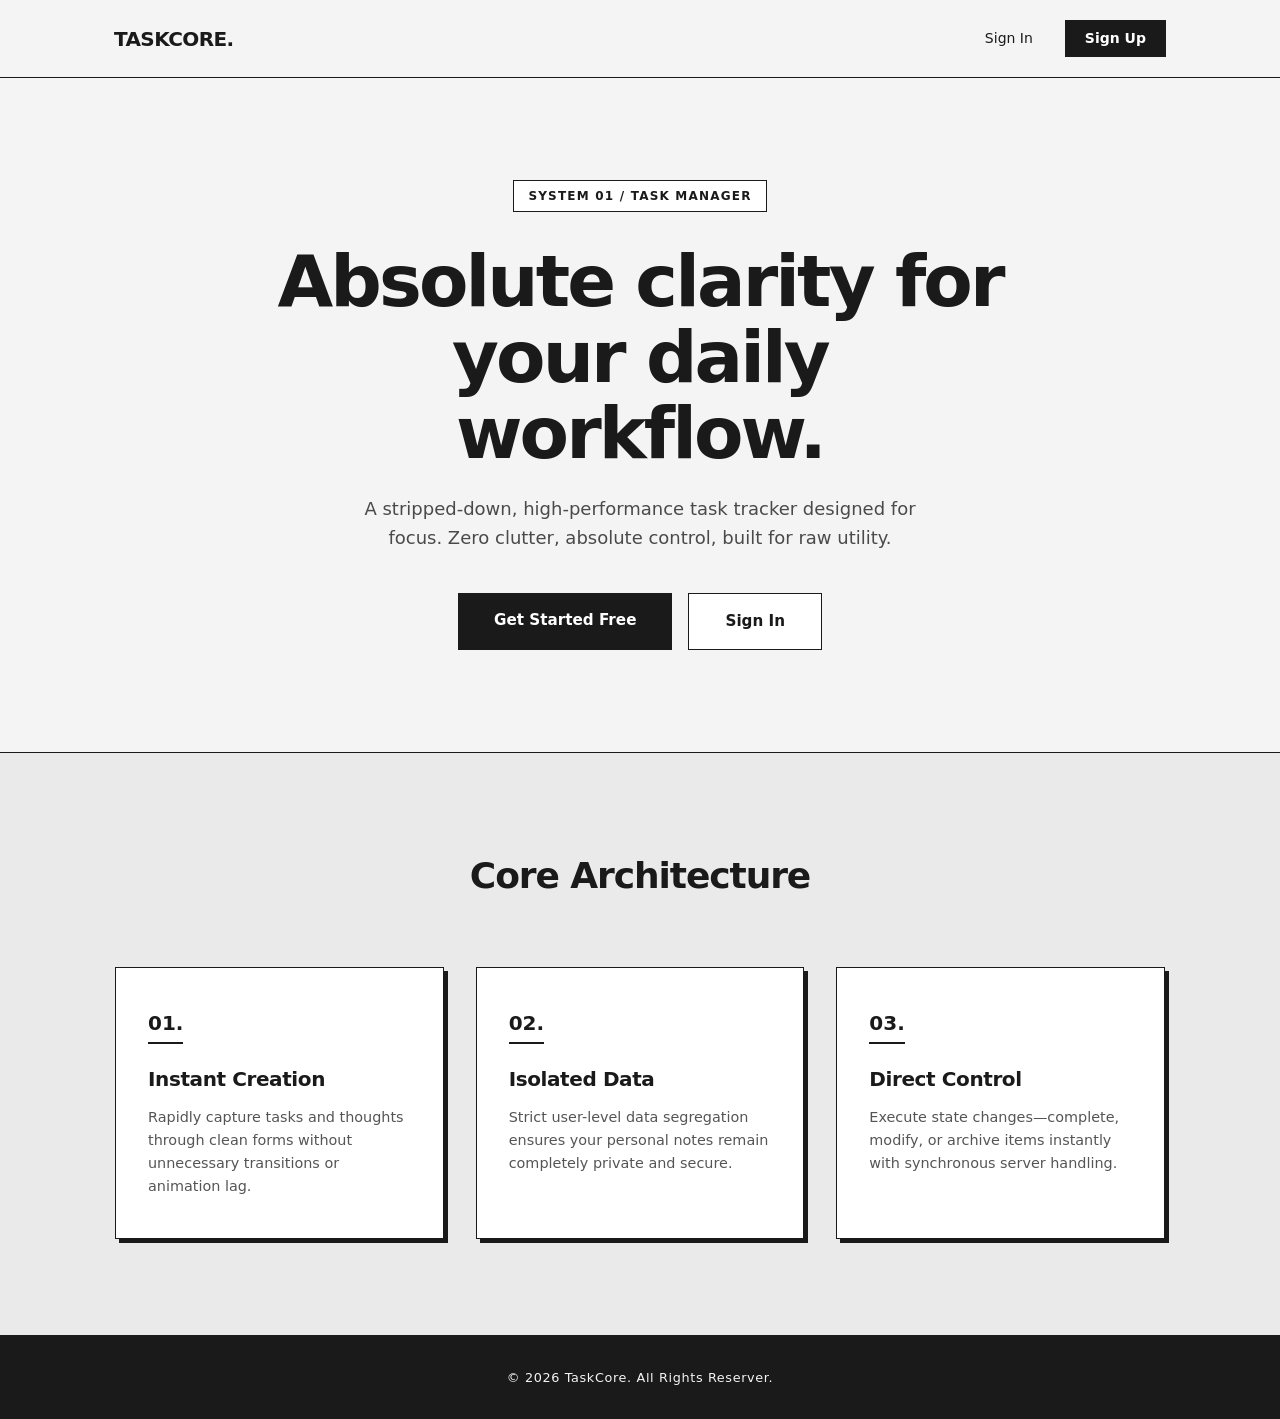
<file: index.html>
<!DOCTYPE html>
<html lang="en">

<head>
    <meta charset="UTF-8">
    <meta name="viewport" content="width=device-width, initial-scale=1.0">
    <title>TaskCore - Minimal Task Management</title>
    <link rel="stylesheet" href="css/index.css">
</head>

<body>

    <header>
        <div class="nav-container">
            <a href="#" class="logo">TaskCore.</a>

            <nav class="nav-links">
                <a href="signin.html">Sign In</a>
                <a href="signup.html" class="btn-black-sm">Sign Up</a>
            </nav>

            <button class="menu-btn" id="menu-btn">
                <svg width="24" height="24" fill="none" stroke="currentColor" stroke-width="2.5" viewBox="0 0 24 24">
                    <path stroke-linecap="round" stroke-linejoin="round" d="M4 6h16M4 12h16M4 18h16"></path>
                </svg>
            </button>
        </div>

        <div class="mobile-menu" id="mobile-menu">
            <a href="signin.html" style="font-weight: 600;">Sign In</a>
            <a href="signup.html" class="btn-black-sm" style="text-align: center;">Sign Up</a>
        </div>
    </header>

    <main>
        <section class="hero">
            <div class="hero-content">
                <span class="badge">System 01 / Task Manager</span>
                <h1>Absolute clarity for your daily workflow.</h1>
                <p>A stripped-down, high-performance task tracker designed for focus. Zero clutter, absolute control,
                    built for raw utility.</p>
                <div class="hero-actions">
                    <a href="signup.html" class="btn-main">Get Started Free</a>
                    <a href="signin.html" class="btn-secondary">Sign In</a>
                </div>
            </div>
        </section>

        <section class="features">
            <div class="features-container">
                <h2>Core Architecture</h2>
                <div class="grid">
                    <div class="card">
                        <div class="card-icon">01.</div>
                        <h3>Instant Creation</h3>
                        <p>Rapidly capture tasks and thoughts through clean forms without unnecessary transitions or
                            animation lag.</p>
                    </div>
                    <div class="card">
                        <div class="card-icon">02.</div>
                        <h3>Isolated Data</h3>
                        <p>Strict user-level data segregation ensures your personal notes remain completely private and
                            secure.</p>
                    </div>
                    <div class="card">
                        <div class="card-icon">03.</div>
                        <h3>Direct Control</h3>
                        <p>Execute state changes—complete, modify, or archive items instantly with synchronous server
                            handling.</p>
                    </div>
                </div>
            </div>
        </section>
    </main>

    <footer>
        &copy; 2026 TaskCore. All Rights Reserver.
    </footer>

    <script src="js/index.js"></script>
</body>

</html>
</file>
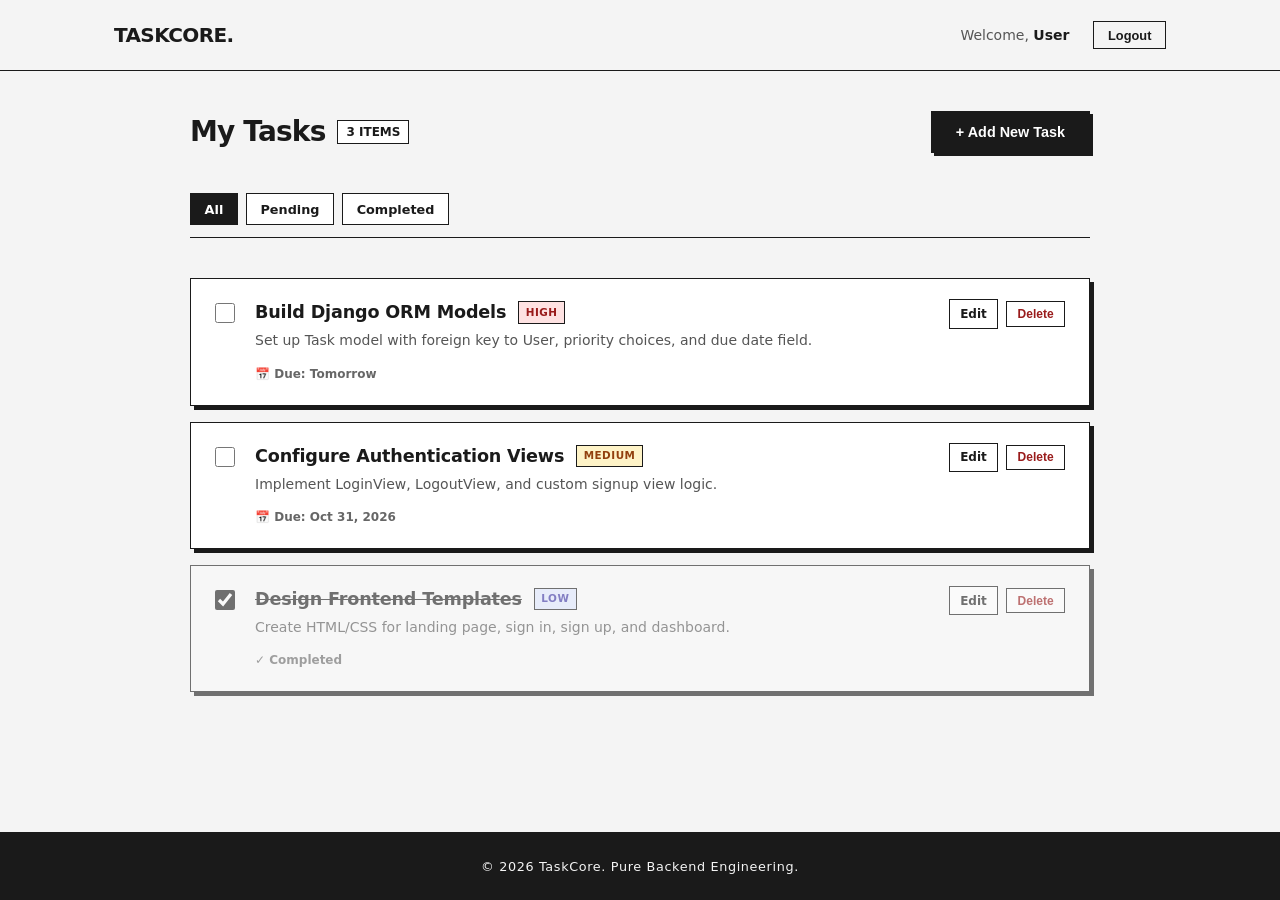
<file: dashboard.html>
<!DOCTYPE html>
<html lang="en">

<head>
    <meta charset="UTF-8">
    <meta name="viewport" content="width=device-width, initial-scale=1.0">
    <title>TaskCore - Dashboard</title>
    <link rel="stylesheet" href="css/dashboard.css">
</head>

<body>

    <header>
        <div class="nav-container">
            <a href="dashboard.html" class="logo">TaskCore.</a>
            <div class="user-controls">
                <span class="user-greeting">Welcome, <strong>User</strong></span>
                <form action="" method="POST" class="logout-form">
                    <button type="submit" class="btn-logout">Logout</button>
                </form>
            </div>
        </div>
    </header>

    <main>
        <div class="dashboard-container">

            <section class="dashboard-action-bar">
                <div class="list-title">
                    <h3>My Tasks</h3>
                    <span class="task-count">3 items</span>
                </div>
                <button id="openModalBtn" class="btn-open-modal">+ Add New Task</button>
            </section>

            <section class="list-header">
                <div class="filter-controls">
                    <a href="?filter=all" class="filter-btn active">All</a>
                    <a href="?filter=pending" class="filter-btn">Pending</a>
                    <a href="?filter=completed" class="filter-btn">Completed</a>
                </div>
            </section>

            <section class="task-list">

                <div class="task-card">
                    <div class="task-status">
                        <form action="" method="POST" class="checkbox-form">
                            <input type="checkbox" id="task-1" onchange="this.form.submit()">
                            <label for="task-1" class="custom-checkbox"></label>
                        </form>
                    </div>

                    <div class="task-details">
                        <div class="task-header-row">
                            <h4 class="task-title">Build Django ORM Models</h4>
                            <span class="priority-badge priority-high">High</span>
                        </div>
                        <p class="task-desc">Set up Task model with foreign key to User, priority choices, and due date
                            field.</p>
                        <div class="task-meta">
                            <span class="due-tag">📅 Due: Tomorrow</span>
                        </div>
                    </div>

                    <div class="task-actions">
                        <a href="#" class="btn-action edit">Edit</a>
                        <form action="" method="POST" class="inline-form">
                            <button type="submit" class="btn-action delete">Delete</button>
                        </form>
                    </div>
                </div>

                <div class="task-card">
                    <div class="task-status">
                        <form action="" method="POST" class="checkbox-form">
                            <input type="checkbox" id="task-2" onchange="this.form.submit()">
                            <label for="task-2" class="custom-checkbox"></label>
                        </form>
                    </div>

                    <div class="task-details">
                        <div class="task-header-row">
                            <h4 class="task-title">Configure Authentication Views</h4>
                            <span class="priority-badge priority-medium">Medium</span>
                        </div>
                        <p class="task-desc">Implement LoginView, LogoutView, and custom signup view logic.</p>
                        <div class="task-meta">
                            <span class="due-tag">📅 Due: Oct 31, 2026</span>
                        </div>
                    </div>

                    <div class="task-actions">
                        <a href="#" class="btn-action edit">Edit</a>
                        <form action="" method="POST" class="inline-form">
                            <button type="submit" class="btn-action delete">Delete</button>
                        </form>
                    </div>
                </div>

                <div class="task-card completed">
                    <div class="task-status">
                        <form action="" method="POST" class="checkbox-form">
                            <input type="checkbox" id="task-3" checked onchange="this.form.submit()">
                            <label for="task-3" class="custom-checkbox"></label>
                        </form>
                    </div>

                    <div class="task-details">
                        <div class="task-header-row">
                            <h4 class="task-title">Design Frontend Templates</h4>
                            <span class="priority-badge priority-low">Low</span>
                        </div>
                        <p class="task-desc">Create HTML/CSS for landing page, sign in, sign up, and dashboard.</p>
                        <div class="task-meta">
                            <span class="due-tag">✓ Completed</span>
                        </div>
                    </div>

                    <div class="task-actions">
                        <a href="#" class="btn-action edit">Edit</a>
                        <form action="" method="POST" class="inline-form">
                            <button type="submit" class="btn-action delete">Delete</button>
                        </form>
                    </div>
                </div>

            </section>
        </div>
    </main>

    <div id="taskModal" class="modal-overlay">
        <div class="task-form-card">
            <div class="modal-header-row">
                <h2>Add New Task</h2>
                <button id="closeModalBtn" class="btn-close">&times;</button>
            </div>

            <form action="" method="POST" class="task-form">

                <div class="form-group">
                    <label for="title">Task Title</label>
                    <input type="text" id="title" name="title" placeholder="What needs to be done?" required>
                </div>

                <div class="form-row">
                    <div class="form-group flex-1">
                        <label for="priority">Priority</label>
                        <select id="priority" name="priority">
                            <option value="low">Low</option>
                            <option value="medium" selected>Medium</option>
                            <option value="high">High</option>
                        </select>
                    </div>

                    <div class="form-group flex-1">
                        <label for="due_date">Due Date</label>
                        <input type="date" id="due_date" name="due_date">
                    </div>
                </div>

                <div class="form-group">
                    <label for="description">Description (Optional)</label>
                    <textarea id="description" name="description" rows="3"
                        placeholder="Add additional details or notes..."></textarea>
                </div>

                <div class="form-action">
                    <button type="submit" class="btn-add-task">Create Task</button>
                </div>
            </form>
        </div>
    </div>

    <!-- Footer -->
    <footer>
        &copy; 2026 TaskCore. Pure Backend Engineering.
    </footer>

    <script src="js/dashboard.js"></script>

</body>

</html>
</file>
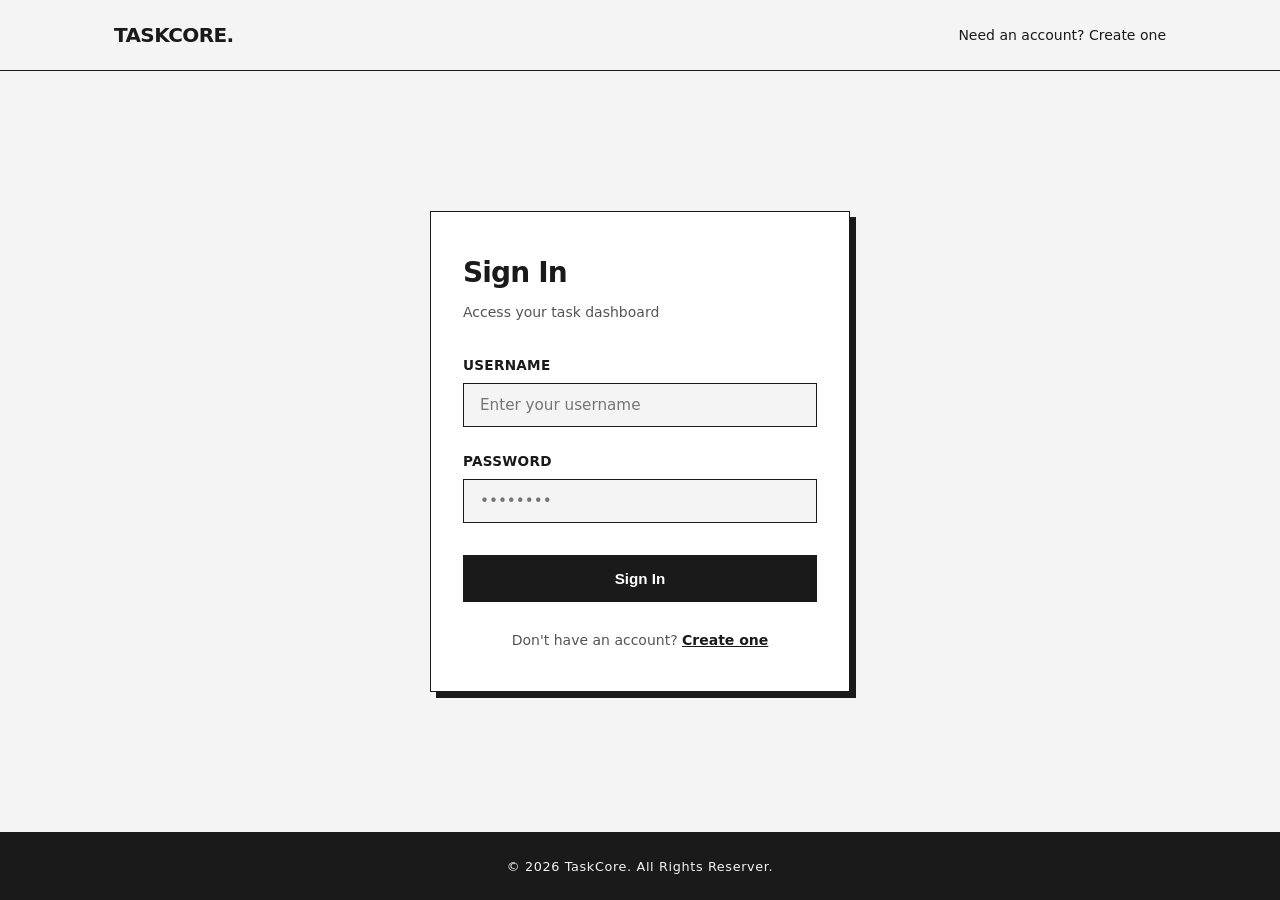
<file: signin.html>
<!DOCTYPE html>
<html lang="en">

<head>
    <meta charset="UTF-8">
    <meta name="viewport" content="width=device-width, initial-scale=1.0">
    <title>TaskCore - Sign In</title>
    <link rel="stylesheet" href="css/signin.css">
</head>

<body>

    <header>
        <div class="nav-container">
            <a href="index.html" class="logo">TaskCore.</a>
            <nav class="nav-links">
                <a href="signup.html">Need an account? Create one</a>
            </nav>
        </div>
    </header>

    <main>
        <div class="auth-card">
            <h1>Sign In</h1>
            <p class="subtitle">Access your task dashboard</p>

            <form action="" method="POST">

                <div class="form-group">
                    <label for="username">Username</label>
                    <input type="text" id="username" name="username" placeholder="Enter your username" required
                        autocomplete="username">
                </div>

                <div class="form-group">
                    <label for="password">Password</label>
                    <input type="password" id="password" name="password" placeholder="••••••••" required
                        autocomplete="current-password">
                </div>

                <button type="submit" class="btn-submit">Sign In</button>
            </form>

            <div class="auth-footer">
                Don't have an account? <a href="signup.html">Create one</a>
            </div>
        </div>
    </main>

    <footer>
        &copy; 2026 TaskCore. All Rights Reserver.
    </footer>

</body>

</html>
</file>
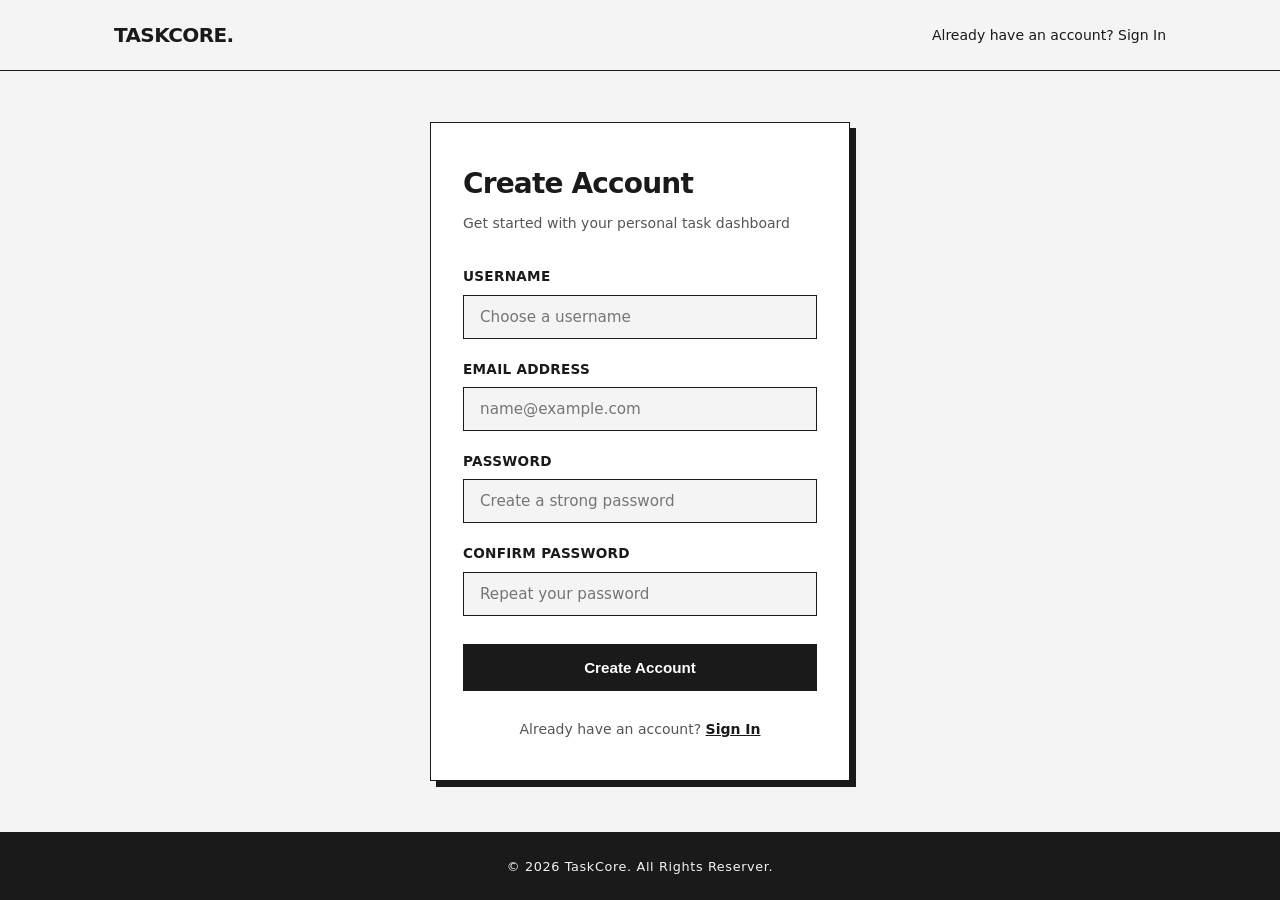
<file: signup.html>
<!DOCTYPE html>
<html lang="en">

<head>
    <meta charset="UTF-8">
    <meta name="viewport" content="width=device-width, initial-scale=1.0">
    <title>TaskCore - Create Account</title>
    <link rel="stylesheet" href="css/signup.css">
</head>

<body>

    <header>
        <div class="nav-container">
            <a href="index.html" class="logo">TaskCore.</a>
            <nav class="nav-links">
                <a href="signin.html">Already have an account? Sign In</a>
            </nav>
        </div>
    </header>

    <main>
        <div class="auth-card">
            <h1>Create Account</h1>
            <p class="subtitle">Get started with your personal task dashboard</p>

            <form action="" method="POST">

                <div class="form-group">
                    <label for="username">Username</label>
                    <input type="text" id="username" name="username" placeholder="Choose a username" required
                        autocomplete="username">
                </div>

                <div class="form-group">
                    <label for="email">Email Address</label>
                    <input type="email" id="email" name="email" placeholder="name@example.com" required
                        autocomplete="email">
                </div>

                <div class="form-group">
                    <label for="password">Password</label>
                    <input type="password" id="password" name="password1" placeholder="Create a strong password"
                        required autocomplete="new-password">
                </div>

                <div class="form-group">
                    <label for="confirm-password">Confirm Password</label>
                    <input type="password" id="confirm-password" name="password2" placeholder="Repeat your password"
                        required autocomplete="new-password">
                </div>

                <button type="submit" class="btn-submit">Create Account</button>
            </form>

            <div class="auth-footer">
                Already have an account? <a href="signin.html">Sign In</a>
            </div>
        </div>
    </main>

    <footer>
        &copy; 2026 TaskCore. All Rights Reserver.
    </footer>

</body>

</html>
</file>
<file: css/index.css>
* {
    margin: 0;
    padding: 0;
    box-sizing: border-box;
}

body {
    font-family: system-ui, -apple-system, BlinkMacSystemFont, "Segoe UI", Roboto, sans-serif;
    background-color: #f4f4f4;
    color: #1a1a1a;
    display: flex;
    flex-direction: column;
    min-height: 100vh;
    line-height: 1.5;
}

a {
    text-decoration: none;
    color: inherit;
}

/* Header */
header {
    border-bottom: 1px solid #1a1a1a;
    background-color: #f4f4f4;
    position: sticky;
    top: 0;
    z-index: 50;
}

.nav-container {
    max-width: 1100px;
    margin: 0 auto;
    padding: 1.25rem 1.5rem;
    display: flex;
    align-items: center;
    justify-content: space-between;
}

.logo {
    font-size: 1.25rem;
    font-weight: 800;
    letter-spacing: -0.03em;
    text-transform: uppercase;
    color: #1a1a1a;
}

.nav-links {
    display: flex;
    align-items: center;
    gap: 2rem;
    font-size: 0.875rem;
    font-weight: 500;
}

.nav-links a:hover {
    text-decoration: underline;
}

.btn-black-sm {
    background-color: #1a1a1a;
    color: #ffffff;
    padding: 0.5rem 1.25rem;
    font-weight: 600;
    transition: background 0.2s;
}

.btn-black-sm:hover {
    background-color: #333333;
    text-decoration: none !important;
}

/* Mobile Menu Button */
.menu-btn {
    display: none;
    background: none;
    border: none;
    color: #1a1a1a;
    cursor: pointer;
}

.mobile-menu {
    display: none;
    flex-direction: column;
    gap: 1rem;
    padding: 1.5rem;
    border-top: 1px solid #1a1a1a;
    background-color: #f4f4f4;
}

/* Hero Section */
.hero {
    padding: 6rem 1.5rem;
    min-height: 75vh;
    display: flex;
    align-items: center;
    justify-content: center;
    text-align: center;
    border-bottom: 1px solid #1a1a1a;
    background-color: #f4f4f4;
}

.hero-content {
    max-width: 750px;
}

.badge {
    display: inline-block;
    color: #1a1a1a;
    font-size: 0.75rem;
    font-weight: 700;
    letter-spacing: 0.1em;
    text-transform: uppercase;
    border: 1px solid #1a1a1a;
    padding: 0.375rem 0.875rem;
    margin-bottom: 2rem;
    background-color: #ffffff;
}

.hero h1 {
    font-size: clamp(2.75rem, 6vw, 4.5rem);
    font-weight: 900;
    letter-spacing: -0.04em;
    margin-bottom: 1.5rem;
    line-height: 1.05;
    color: #1a1a1a;
}

.hero p {
    font-size: 1.125rem;
    color: #4a4a4a;
    margin-bottom: 2.5rem;
    line-height: 1.6;
    max-width: 600px;
    margin-left: auto;
    margin-right: auto;
}

.hero-actions {
    display: flex;
    flex-direction: column;
    gap: 1rem;
    justify-content: center;
}

.btn-main {
    padding: 1rem 2.25rem;
    background-color: #1a1a1a;
    color: #ffffff;
    font-weight: 600;
    font-size: 0.95rem;
    transition: background 0.2s;
}

.btn-main:hover {
    background-color: #333333;
}

.btn-secondary {
    padding: 1rem 2.25rem;
    background-color: #ffffff;
    color: #1a1a1a;
    font-weight: 600;
    font-size: 0.95rem;
    border: 1px solid #1a1a1a;
    transition: background 0.2s;
}

.btn-secondary:hover {
    background-color: #e5e5e5;
}

/* Features Section */
.features {
    padding: 6rem 1.5rem;
    background-color: #eaeaea;
}

.features-container {
    max-width: 1050px;
    margin: 0 auto;
}

.features h2 {
    text-align: center;
    font-size: 2.25rem;
    font-weight: 800;
    letter-spacing: -0.03em;
    margin-bottom: 4rem;
    color: #1a1a1a;
}

.grid {
    display: grid;
    grid-template-columns: 1fr;
    gap: 2rem;
}

.card {
    background-color: #ffffff;
    padding: 2.5rem 2rem;
    border: 1px solid #1a1a1a;
    box-shadow: 4px 4px 0px #1a1a1a;
    transition: transform 0.15s ease, box-shadow 0.15s ease;
}

.card:hover {
    transform: translate(-2px, -2px);
    box-shadow: 6px 6px 0px #1a1a1a;
}

.card-icon {
    font-size: 1.25rem;
    font-weight: 900;
    margin-bottom: 1.25rem;
    display: inline-block;
    border-bottom: 2px solid #1a1a1a;
    padding-bottom: 0.25rem;
    color: #1a1a1a;
}

.card h3 {
    font-size: 1.25rem;
    font-weight: 700;
    margin-bottom: 0.75rem;
    letter-spacing: -0.02em;
    color: #1a1a1a;
}

.card p {
    font-size: 0.9rem;
    color: #555555;
    line-height: 1.6;
}

/* Footer */
footer {
    border-top: 1px solid #1a1a1a;
    background-color: #1a1a1a;
    color: #f4f4f4;
    padding: 2rem 1.5rem;
    text-align: center;
    font-size: 0.8rem;
    letter-spacing: 0.05em;
}

/* Media Queries */
@media (min-width: 640px) {
    .hero-actions {
        flex-direction: row;
    }
}

@media (min-width: 768px) {
    .nav-links {
        display: flex;
    }

    .menu-btn {
        display: none;
    }

    .grid {
        grid-template-columns: repeat(3, 1fr);
    }
}

@media (max-width: 767px) {
    .nav-links {
        display: none;
    }

    .menu-btn {
        display: block;
    }

    .mobile-menu.active {
        display: flex;
    }
}
</file>
<file: css/dashboard.css>
* {
    margin: 0;
    padding: 0;
    box-sizing: border-box;
}

body {
    font-family: system-ui, -apple-system, BlinkMacSystemFont, "Segoe UI", Roboto, sans-serif;
    background-color: #f4f4f4;
    color: #1a1a1a;
    display: flex;
    flex-direction: column;
    min-height: 100vh;
    line-height: 1.5;
}

a {
    text-decoration: none;
    color: inherit;
}

/* Header */
header {
    border-bottom: 1px solid #1a1a1a;
    background-color: #f4f4f4;
    position: sticky;
    top: 0;
    z-index: 50;
}

.nav-container {
    max-width: 1100px;
    margin: 0 auto;
    padding: 1.25rem 1.5rem;
    display: flex;
    align-items: center;
    justify-content: space-between;
}

.logo {
    font-size: 1.25rem;
    font-weight: 800;
    letter-spacing: -0.03em;
    text-transform: uppercase;
    color: #1a1a1a;
}

.user-controls {
    display: flex;
    align-items: center;
    gap: 1.5rem;
    font-size: 0.875rem;
}

.user-greeting {
    color: #555555;
}

.user-greeting strong {
    color: #1a1a1a;
}

.logout-form {
    display: inline;
}

.btn-logout {
    background: none;
    border: 1px solid #1a1a1a;
    padding: 0.35rem 0.85rem;
    font-size: 0.8rem;
    font-weight: 700;
    cursor: pointer;
    color: #1a1a1a;
    transition: background-color 0.2s, color 0.2s;
}

.btn-logout:hover {
    background-color: #1a1a1a;
    color: #ffffff;
}

/* Main Layout */
main {
    flex: 1;
    padding: 2.5rem 1.5rem;
}

.dashboard-container {
    max-width: 900px;
    margin: 0 auto;
    display: flex;
    flex-direction: column;
    gap: 2.5rem;
}

/* Dashboard Action Bar & Modal Trigger */
.dashboard-action-bar {
    display: flex;
    align-items: center;
    justify-content: space-between;
    flex-wrap: wrap;
    gap: 1rem;
}

.dashboard-action-bar .list-title h3 {
    font-size: 1.75rem;
    font-weight: 800;
    letter-spacing: -0.03em;
}

.btn-open-modal {
    padding: 0.75rem 1.5rem;
    background-color: #1a1a1a;
    color: #ffffff;
    font-size: 0.9rem;
    font-weight: 700;
    border: 1px solid #1a1a1a;
    cursor: pointer;
    transition: background-color 0.2s;
    box-shadow: 3px 3px 0px #1a1a1a;
}

.btn-open-modal:hover {
    background-color: #333333;
    transform: translate(-1px, -1px);
    box-shadow: 4px 4px 0px #1a1a1a;
}

/* Modal Popup Overlay Styles */
.modal-overlay {
    position: fixed;
    top: 0;
    left: 0;
    width: 100%;
    height: 100%;
    background-color: rgba(26, 26, 26, 0.5);
    display: flex;
    align-items: center;
    justify-content: center;
    padding: 1.5rem;
    z-index: 100;
    
    opacity: 0;
    visibility: hidden;
    transition: opacity 0.2s ease, visibility 0.2s ease;
}

.modal-overlay.active {
    opacity: 1;
    visibility: visible;
}

.modal-overlay .task-form-card {
    background-color: #ffffff;
    border: 1px solid #1a1a1a;
    box-shadow: 6px 6px 0px #1a1a1a;
    padding: 2rem;
    width: 100%;
    max-width: 550px;
}

.modal-header-row {
    display: flex;
    align-items: center;
    justify-content: space-between;
    border-bottom: 1px solid #1a1a1a;
    padding-bottom: 0.75rem;
    margin-bottom: 1.5rem;
}

.modal-header-row h2 {
    font-size: 1.25rem;
    font-weight: 800;
    letter-spacing: -0.02em;
}

.btn-close {
    background: none;
    border: none;
    font-size: 1.5rem;
    font-weight: bold;
    cursor: pointer;
    color: #1a1a1a;
    line-height: 1;
}

.btn-close:hover {
    color: #555555;
}

/* Form Card */
.task-form-card {
    background-color: #ffffff;
    border: 1px solid #1a1a1a;
    box-shadow: 6px 6px 0px #1a1a1a;
    padding: 2rem;
}

.task-form-card h2 {
    font-size: 1.25rem;
    font-weight: 800;
    letter-spacing: -0.02em;
    margin-bottom: 1.5rem;
    border-bottom: 1px solid #1a1a1a;
    padding-bottom: 0.5rem;
}

.task-form {
    display: flex;
    flex-direction: column;
    gap: 1.25rem;
}

.form-row {
    display: flex;
    gap: 1rem;
    flex-wrap: wrap;
}

.flex-1 {
    flex: 1;
    min-width: 150px;
}

.flex-2 {
    flex: 2;
    min-width: 220px;
}

.form-group {
    display: flex;
    flex-direction: column;
    gap: 0.5rem;
}

.form-group label {
    font-size: 0.8rem;
    font-weight: 700;
    letter-spacing: 0.02em;
    text-transform: uppercase;
    align-self: flex-start;
}

.form-group input[type="text"],
.form-group input[type="date"],
.form-group select,
.form-group textarea {
    width: 100%;
    padding: 0.65rem 0.85rem;
    font-size: 0.9rem;
    font-family: inherit;
    background-color: #f4f4f4;
    border: 1px solid #1a1a1a;
    color: #1a1a1a;
    outline: none;
}

.form-group input:focus,
.form-group select:focus,
.form-group textarea:focus {
    background-color: #ffffff;
    border-width: 2px;
}

.form-action {
    display: flex;
    justify-content: flex-end;
}

.btn-add-task {
    padding: 0.75rem 1.75rem;
    background-color: #1a1a1a;
    color: #ffffff;
    font-size: 0.875rem;
    font-weight: 700;
    border: 1px solid #1a1a1a;
    cursor: pointer;
    transition: background-color 0.2s;
}

.btn-add-task:hover {
    background-color: #333333;
}

/* List Controls & Filter Header */
.list-header {
    display: flex;
    align-items: center;
    justify-content: space-between;
    border-bottom: 1px solid #1a1a1a;
    padding-bottom: 0.75rem;
    flex-wrap: wrap;
    gap: 1rem;
}

.list-title {
    display: flex;
    align-items: center;
    gap: 0.75rem;
}

.list-title h3 {
    font-size: 1.5rem;
    font-weight: 800;
    letter-spacing: -0.03em;
}

.task-count {
    font-size: 0.75rem;
    font-weight: 700;
    text-transform: uppercase;
    border: 1px solid #1a1a1a;
    padding: 0.15rem 0.5rem;
    background-color: #ffffff;
}

.filter-controls {
    display: flex;
    gap: 0.5rem;
}

.filter-btn {
    font-size: 0.8rem;
    font-weight: 700;
    padding: 0.35rem 0.85rem;
    border: 1px solid #1a1a1a;
    background-color: #ffffff;
    transition: all 0.2s;
}

.filter-btn:hover,
.filter-btn.active {
    background-color: #1a1a1a;
    color: #ffffff;
}

/* Task List Items */
.task-list {
    display: flex;
    flex-direction: column;
    gap: 1rem;
}

.task-card {
    background-color: #ffffff;
    border: 1px solid #1a1a1a;
    box-shadow: 4px 4px 0px #1a1a1a;
    padding: 1.25rem 1.5rem;
    display: flex;
    align-items: flex-start;
    gap: 1.25rem;
    transition: transform 0.15s ease, box-shadow 0.15s ease;
}

.task-card:hover {
    transform: translate(-1px, -1px);
    box-shadow: 5px 5px 0px #1a1a1a;
}

/* Checkbox Styling */
.checkbox-form {
    display: flex;
    align-items: center;
    padding-top: 0.25rem;
}

.checkbox-form input[type="checkbox"] {
    width: 1.25rem;
    height: 1.25rem;
    accent-color: #1a1a1a;
    cursor: pointer;
}

/* Details Section */
.task-details {
    flex: 1;
    display: flex;
    flex-direction: column;
    gap: 0.35rem;
}

.task-header-row {
    display: flex;
    align-items: center;
    gap: 0.75rem;
}

.task-title {
    font-size: 1.1rem;
    font-weight: 700;
    letter-spacing: -0.01em;
}

.priority-badge {
    font-size: 0.65rem;
    font-weight: 800;
    text-transform: uppercase;
    letter-spacing: 0.05em;
    padding: 0.15rem 0.4rem;
    border: 1px solid #1a1a1a;
}

.priority-high {
    background-color: #fee2e2;
    color: #991b1b;
}

.priority-medium {
    background-color: #fef3c7;
    color: #92400e;
}

.priority-low {
    background-color: #e0e7ff;
    color: #3730a3;
}

.task-desc {
    font-size: 0.875rem;
    color: #555555;
    line-height: 1.4;
}

.task-meta {
    margin-top: 0.25rem;
}

.due-tag {
    font-size: 0.75rem;
    font-weight: 600;
    color: #666666;
}

/* Completed Task Styling */
.task-card.completed {
    opacity: 0.6;
    background-color: #fafafa;
}

.task-card.completed .task-title {
    text-decoration: line-through;
}

/* Actions */
.task-actions {
    display: flex;
    align-items: center;
    gap: 0.5rem;
}

.inline-form {
    display: inline;
}

.btn-action {
    font-size: 0.75rem;
    font-weight: 700;
    padding: 0.3rem 0.65rem;
    border: 1px solid #1a1a1a;
    background-color: #ffffff;
    cursor: pointer;
    transition: background 0.2s;
}

.btn-action.edit:hover {
    background-color: #e5e5e5;
}

.btn-action.delete {
    color: #991b1b;
}

.btn-action.delete:hover {
    background-color: #fee2e2;
}

/* Empty State */
.empty-state {
    background-color: #ffffff;
    border: 1px dashed #1a1a1a;
    padding: 3rem 1.5rem;
    text-align: center;
    color: #666666;
    font-size: 0.9rem;
    font-weight: 600;
}

/* Footer */
footer {
    border-top: 1px solid #1a1a1a;
    background-color: #1a1a1a;
    color: #f4f4f4;
    padding: 1.5rem;
    text-align: center;
    font-size: 0.8rem;
    letter-spacing: 0.05em;
}

/* Mobile Responsiveness */
@media (max-width: 600px) {
    .task-card {
        flex-direction: column;
        gap: 0.75rem;
    }

    .task-actions {
        width: 100%;
        justify-content: flex-end;
        border-top: 1px solid #eaeaea;
        padding-top: 0.5rem;
    }
}
</file>
<file: css/signin.css>
* {
    margin: 0;
    padding: 0;
    box-sizing: border-box;
}

body {
    font-family: system-ui, -apple-system, BlinkMacSystemFont, "Segoe UI", Roboto, sans-serif;
    background-color: #f4f4f4;
    color: #1a1a1a;
    display: flex;
    flex-direction: column;
    min-height: 100vh;
    line-height: 1.5;
}

a {
    text-decoration: none;
    color: inherit;
}

/* Header */
header {
    border-bottom: 1px solid #1a1a1a;
    background-color: #f4f4f4;
}

.nav-container {
    max-width: 1100px;
    margin: 0 auto;
    padding: 1.25rem 1.5rem;
    display: flex;
    align-items: center;
    justify-content: space-between;
}

.logo {
    font-size: 1.25rem;
    font-weight: 800;
    letter-spacing: -0.03em;
    text-transform: uppercase;
    color: #1a1a1a;
}

.nav-links {
    font-size: 0.875rem;
    font-weight: 500;
}

.nav-links a:hover {
    text-decoration: underline;
}

/* Auth Main Wrapper */
main {
    flex: 1;
    display: flex;
    align-items: center;
    justify-content: center;
    padding: 3rem 1.5rem;
}

/* Form Card */
.auth-card {
    background-color: #ffffff;
    width: 100%;
    max-width: 420px;
    padding: 2.5rem 2rem;
    border: 1px solid #1a1a1a;
    box-shadow: 6px 6px 0px #1a1a1a;
}

.auth-card h1 {
    font-size: 1.75rem;
    font-weight: 800;
    letter-spacing: -0.03em;
    margin-bottom: 0.5rem;
}

.auth-card p.subtitle {
    font-size: 0.875rem;
    color: #555555;
    margin-bottom: 2rem;
}

/* Error Message Box (for Django messages/errors) */
.error-box {
    background-color: #fef2f2;
    border: 1px solid #1a1a1a;
    color: #991b1b;
    padding: 0.75rem 1rem;
    font-size: 0.85rem;
    font-weight: 600;
    margin-bottom: 1.5rem;
}

/* Form Elements */
.form-group {
    margin-bottom: 1.5rem;
    display: flex;
    flex-direction: column;
    gap: 0.5rem;
}

.form-group label {
    font-size: 0.85rem;
    font-weight: 700;
    letter-spacing: 0.02em;
    text-transform: uppercase;
    width: fit-content;
}

.form-group input {
    width: 100%;
    padding: 0.75rem 1rem;
    font-size: 0.95rem;
    font-family: inherit;
    background-color: #f4f4f4;
    border: 1px solid #1a1a1a;
    color: #1a1a1a;
    outline: none;
    transition: border-color 0.2s, background-color 0.2s;
}

.form-group input:focus {
    background-color: #ffffff;
    border-width: 2px;
}

/* Submit Button */
.btn-submit {
    width: 100%;
    padding: 0.875rem 1.5rem;
    background-color: #1a1a1a;
    color: #ffffff;
    font-size: 0.95rem;
    font-weight: 700;
    border: 1px solid #1a1a1a;
    cursor: pointer;
    transition: background-color 0.2s;
    margin-top: 0.5rem;
}

.btn-submit:hover {
    background-color: #333333;
}

/* Footer Text */
.auth-footer {
    margin-top: 1.75rem;
    text-align: center;
    font-size: 0.875rem;
    color: #555555;
}

.auth-footer a {
    font-weight: 700;
    color: #1a1a1a;
    text-decoration: underline;
}

/* Footer */
footer {
    border-top: 1px solid #1a1a1a;
    background-color: #1a1a1a;
    color: #f4f4f4;
    padding: 1.5rem;
    text-align: center;
    font-size: 0.8rem;
    letter-spacing: 0.05em;
}
</file>
<file: css/signup.css>
* {
    margin: 0;
    padding: 0;
    box-sizing: border-box;
}

body {
    font-family: system-ui, -apple-system, BlinkMacSystemFont, "Segoe UI", Roboto, sans-serif;
    background-color: #f4f4f4;
    color: #1a1a1a;
    display: flex;
    flex-direction: column;
    min-height: 100vh;
    line-height: 1.5;
}

a {
    text-decoration: none;
    color: inherit;
}

/* Header */
header {
    border-bottom: 1px solid #1a1a1a;
    background-color: #f4f4f4;
}

.nav-container {
    max-width: 1100px;
    margin: 0 auto;
    padding: 1.25rem 1.5rem;
    display: flex;
    align-items: center;
    justify-content: space-between;
}

.logo {
    font-size: 1.25rem;
    font-weight: 800;
    letter-spacing: -0.03em;
    text-transform: uppercase;
    color: #1a1a1a;
}

.nav-links {
    font-size: 0.875rem;
    font-weight: 500;
}

.nav-links a:hover {
    text-decoration: underline;
}

/* Auth Main Wrapper */
main {
    flex: 1;
    display: flex;
    align-items: center;
    justify-content: center;
    padding: 3rem 1.5rem;
}

/* Form Card */
.auth-card {
    background-color: #ffffff;
    width: 100%;
    max-width: 420px;
    padding: 2.5rem 2rem;
    border: 1px solid #1a1a1a;
    box-shadow: 6px 6px 0px #1a1a1a;
}

.auth-card h1 {
    font-size: 1.75rem;
    font-weight: 800;
    letter-spacing: -0.03em;
    margin-bottom: 0.5rem;
}

.auth-card p.subtitle {
    font-size: 0.875rem;
    color: #555555;
    margin-bottom: 2rem;
}

/* Error Message Box (for Django messages/form errors) */
.error-box {
    background-color: #fef2f2;
    border: 1px solid #1a1a1a;
    color: #991b1b;
    padding: 0.75rem 1rem;
    font-size: 0.85rem;
    font-weight: 600;
    margin-bottom: 1.5rem;
}

/* Form Elements */
.form-group {
    margin-bottom: 1.25rem;
    display: flex;
    flex-direction: column;
    gap: 0.5rem;
}

.form-group label {
    font-size: 0.85rem;
    font-weight: 700;
    letter-spacing: 0.02em;
    text-transform: uppercase;
    align-self: flex-start;
    /* Restricts label width to text length */
}

.form-group input {
    width: 100%;
    padding: 0.75rem 1rem;
    font-size: 0.95rem;
    font-family: inherit;
    background-color: #f4f4f4;
    border: 1px solid #1a1a1a;
    color: #1a1a1a;
    outline: none;
    transition: border-color 0.2s, background-color 0.2s;
}

.form-group input:focus {
    background-color: #ffffff;
    border-width: 2px;
}

/* Submit Button */
.btn-submit {
    width: 100%;
    padding: 0.875rem 1.5rem;
    background-color: #1a1a1a;
    color: #ffffff;
    font-size: 0.95rem;
    font-weight: 700;
    border: 1px solid #1a1a1a;
    cursor: pointer;
    transition: background-color 0.2s;
    margin-top: 0.5rem;
}

.btn-submit:hover {
    background-color: #333333;
}

/* Footer Text */
.auth-footer {
    margin-top: 1.75rem;
    text-align: center;
    font-size: 0.875rem;
    color: #555555;
}

.auth-footer a {
    font-weight: 700;
    color: #1a1a1a;
    text-decoration: underline;
}

/* Footer */
footer {
    border-top: 1px solid #1a1a1a;
    background-color: #1a1a1a;
    color: #f4f4f4;
    padding: 1.5rem;
    text-align: center;
    font-size: 0.8rem;
    letter-spacing: 0.05em;
}
</file>
